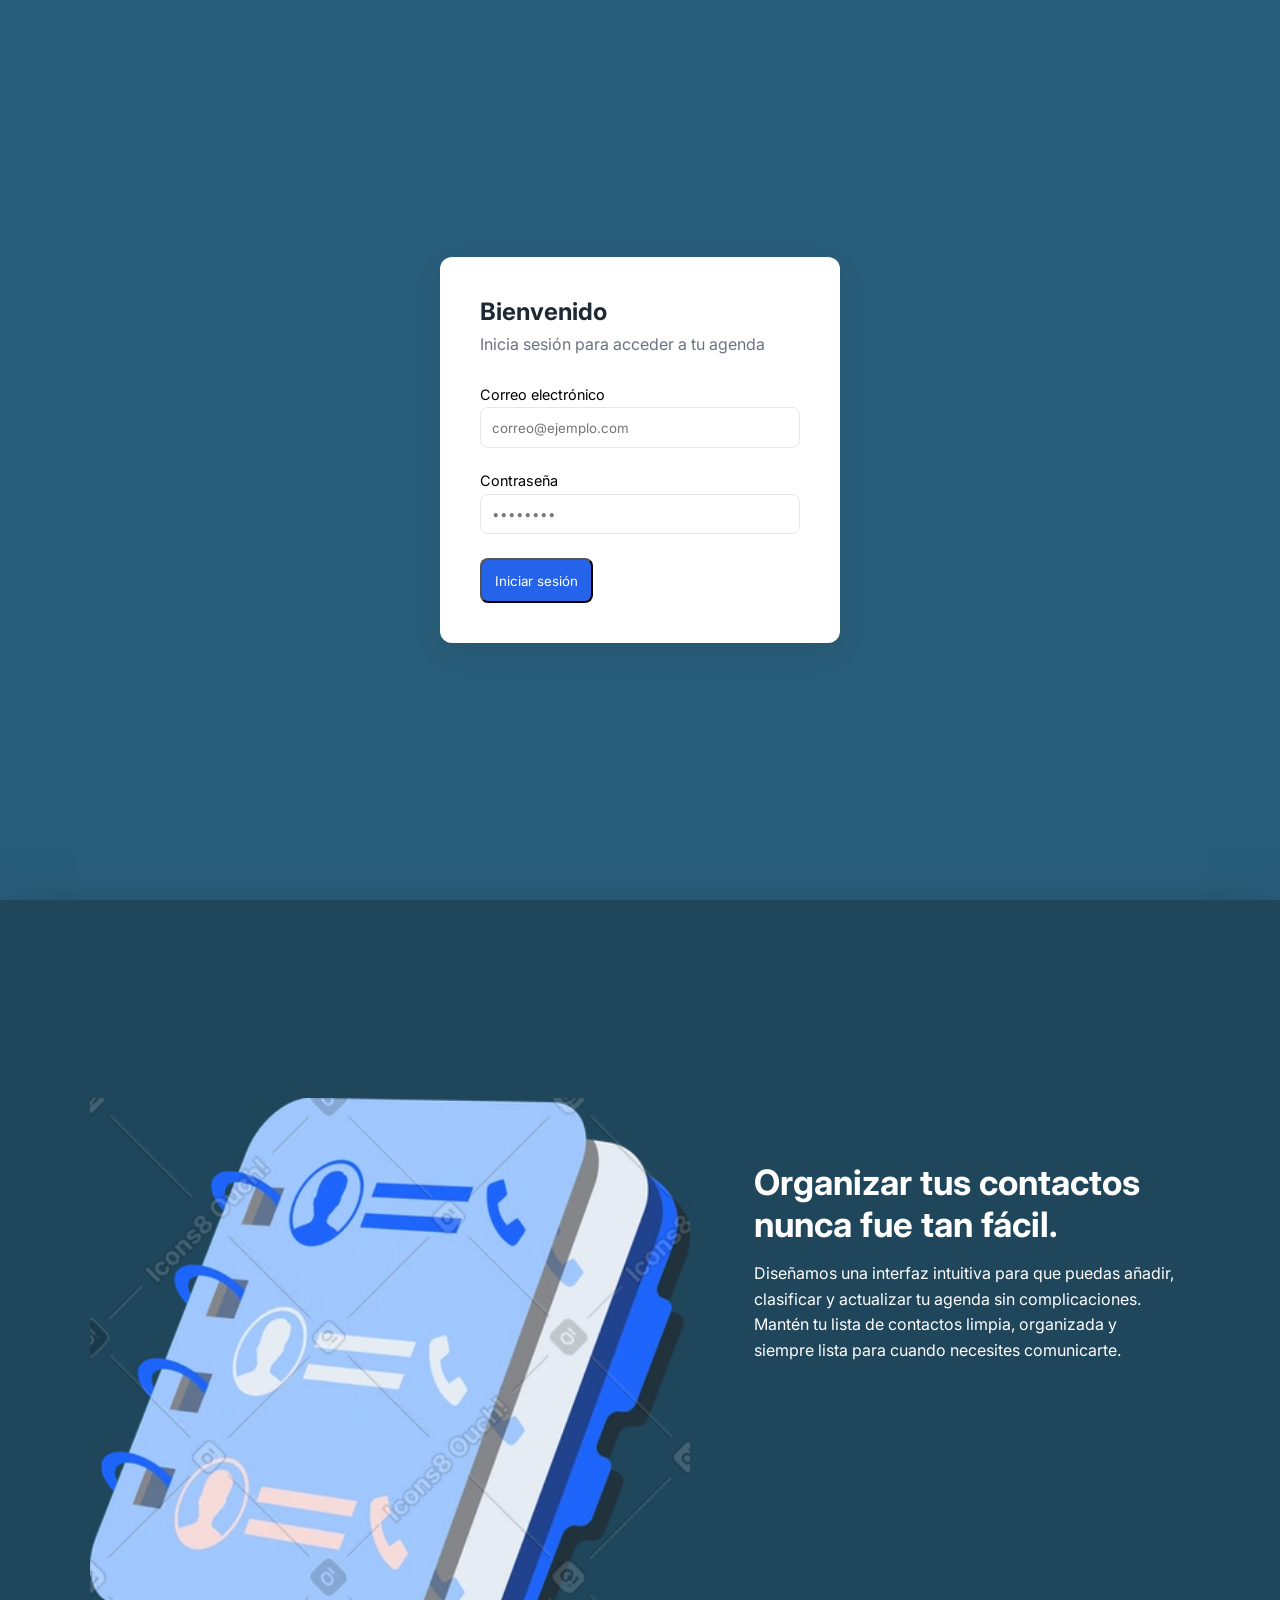
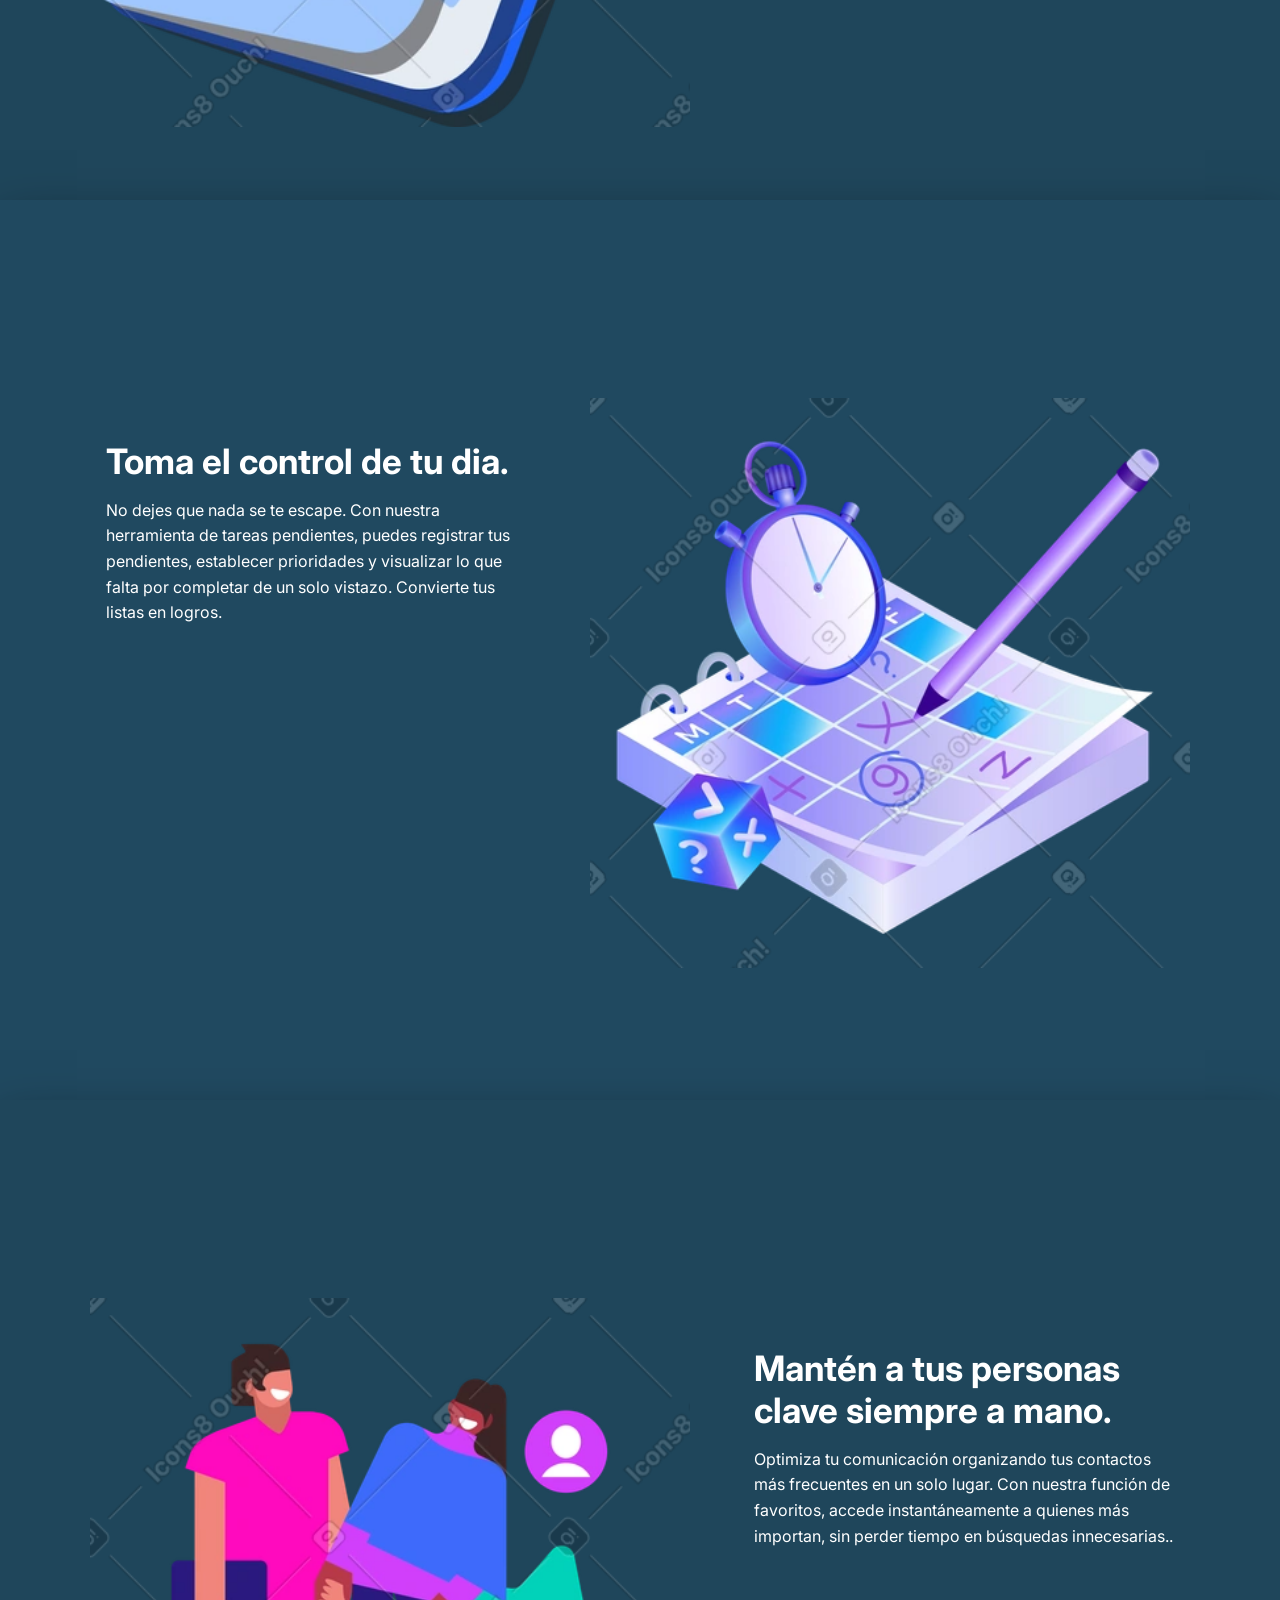
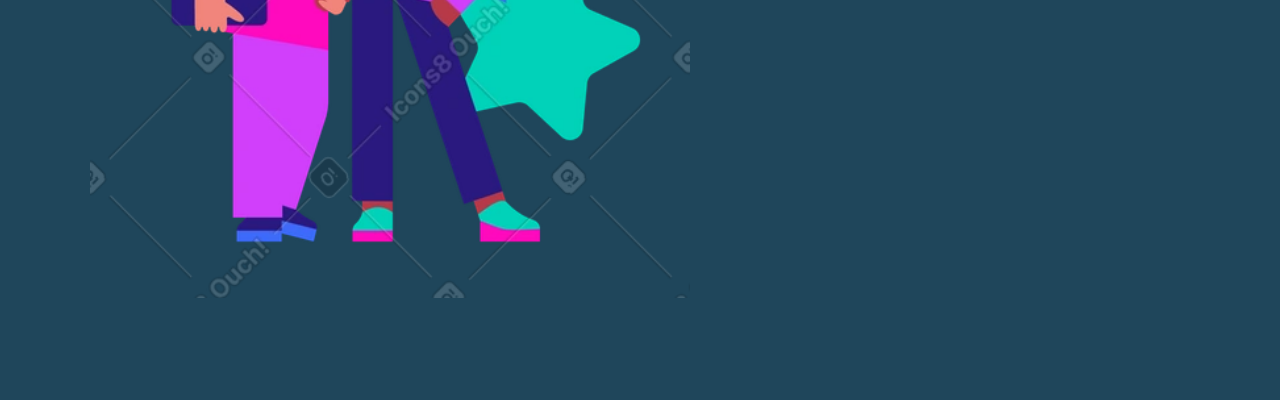
<file: index.html>
<!DOCTYPE html>
<html lang="es">

<head>
    <meta charset="UTF-8">
    <meta name="viewport" content="width=device-width, initial-scale=1.0">
    <title>LOGIN | AGENDA TELEFONICA</title>
    <link rel="stylesheet" href="css/main.css">
    <link rel="stylesheet" href="css/layout.css">
    <link rel="stylesheet" href="css/forms.css">

    <link href="https://fonts.googleapis.com/css2?family=Inter:wght@400;500;600&display=swap" rel="stylesheet">

</head>

<body>
    <main>
        <section class="login-seccion">
            <div class="login-contenedor">
                <div class="login-cuadro">

                    <h1>Bienvenido</h1>
                    <p>Inicia sesión para acceder a tu agenda</p>

                    <form id="form-login">
                        <div class="input-login">
                            <label>Correo electrónico</label>
                            <input type="email" id = "correo" placeholder="correo@ejemplo.com" required>
                        </div>

                        <div class="input-login">
                            <label>Contraseña</label>
                            <input type="password" id="password" placeholder="••••••••" required>
                        </div>

                        <button type="submit" class="btn-principal">
                            Iniciar sesión
                        </button>
                    </form>

                </div>
            </div>
        </section>

        <section class="info-seccion">
            <div class="info-contenido izquierda reveal">
                <img src="image/contactos.png" alt="Contactos">
                <div class="info-texto">
                    <h2>Organizar tus contactos nunca fue tan fácil.</h2>
                    <p>Diseñamos una interfaz intuitiva para que puedas añadir, clasificar y actualizar tu agenda sin
                        complicaciones. Mantén tu lista de contactos limpia, organizada y siempre lista para cuando
                        necesites comunicarte.</p>
                </div>
            </div>
        </section>


        <section class="info-seccion fondo-distinto">
            <div class="info-contenido derecha reveal">
                <img src="image/tareas.png" alt="Tareas">
                <div class="info-texto">
                    <h2>Toma el control de tu dia.</h2>
                    <p>No dejes que nada se te escape. Con nuestra herramienta de tareas pendientes, puedes registrar
                        tus pendientes, establecer prioridades y visualizar lo que falta por completar de un solo
                        vistazo. Convierte tus listas en logros.</p>
                </div>
            </div>
        </section>


        <section class="info-seccion">
            <div class="info-contenido izquierda reveal">
                <img src="image/favoritos.png" alt="Favoritos">
                <div class="info-texto">
                    <h2>Mantén a tus personas clave siempre a mano.</h2>
                    <p>Optimiza tu comunicación organizando tus contactos más frecuentes en un solo lugar. Con nuestra
                        función de favoritos, accede instantáneamente a quienes más importan, sin perder tiempo en
                        búsquedas innecesarias..</p>
                </div>
            </div>
        </section>

    </main>

    <script src="js/storage.js"></script>
    <script src="js/login.js"></script>
</body>

</html>
</file>
<file: css/main.css>
/*Mis variables de colores:*/
:root {
  --color-fondo: #295E7A;
  --color-blanco: #ffffff;
  --color-texto: #1f2933;
  --color-texto-secundario: #6b7280;
  --color-destacado: #2563eb;
  --color-borde: #e5e7eb;
}

* {
  margin: 0;
  padding: 0;
  box-sizing: border-box;
  font-family: 'Inter', sans-serif;
}

/*Mis variables de colores:*/
:root {
  --color-fondo: #295E7A;
  --color-blanco: #ffffff;
  --color-texto: #1f2933;
  --color-texto-secundario: #6b7280;
  --color-destacado: #2563eb;
  --color-borde: #e5e7eb;
}

* {
  margin: 0;
  padding: 0;
  box-sizing: border-box;
  font-family: 'Inter', sans-serif;
  scroll-behavior: smooth;
}

.info-texto h2 {
  color: #ffff;
  font-size: 1.8rem;
  margin-bottom: 1rem;
}

.info-texto p {
  color: #ffff;
  line-height: 1.6;
}
</file>
<file: css/layout.css>
html{
    background-color: var(--color-fondo);
}

.login-seccion {
    min-height: 100vh;
    background: var(--color-fondo);
    display: flex;
    align-items: center;
    justify-content: center;
}

.login-contenedor {
    width: 100%;
    display: flex;
    justify-content: center;
}

.login-cuadro {
    background: var(--color-blanco);
    padding: 2.5rem;
    width: 100%;
    max-width: 400px;
    border-radius: 12px;
    box-shadow: 0 10px 30px rgba(0, 0, 0, 0.08);
}

.login-cuadro {
    transition: transform 0.3s ease, box-shadow 0.3s ease;
}

.login-cuadro:hover {
    transform: translateY(-6px);
    box-shadow: 0 25px 50px rgba(0, 0, 0, 0.2);
}




.info-seccion {
    background-color: #1F465B;
    min-height: 100vh;
    padding: 3rem 2rem;
    box-shadow: 0 25px 50px rgba(0, 0, 0, 0.5);

    /* para animacion scroll*/
    view-timeline-name: --mas;
    animation-name: scroll;
    animation-fill-mode: both;
    animation-timeline: --mas;
    animation-range: entry 10% cover 50%;
}

.fondo-distinto {
    background-color: #204960;
}

.info-contenido {
    max-width: 1100px;
    margin: auto;
    display: flex;
    align-items: center;
    gap: 4rem;
}

.info-contenido img{
    min-width: 600px  ;   
    transform: translateY(150px);
}

.info-contenido.derecha {
    flex-direction: row-reverse;
}

.info-texto {
    max-width: 420px;
    display: flex;
    flex-direction: column;
    justify-content: center;
}

.info-texto h2{
    font-size: 35px;
}

/* amimacion de scroll prueba*/
@keyframes scroll {
    from {
        opacity: 0;
        scale: 10%;
    }

    to {
        opacity: 1;
        scale: 100%;
    }
}

/*-----------Perfil (el modal)-------------*/
.modal {
    position: fixed;
    inset: 0;
    background: rgba(0, 0, 0, 0.45);
    display: none;
    align-items: center;
    justify-content: center;
    z-index: 1000;
}

.modal.activo {
    display: flex;
}

.modal-contenido {
    position: relative;
}

.modal-cerrar {
    position: absolute;
    top: 1rem;
    right: 1rem;
    width: 32px;
    height: 32px;
    border-radius: 50%;
    border: none;
    background: transparent;
    color: #b91c1c;
    font-size: 1.2rem;
    cursor: pointer;
}

.modal-cerrar:hover {
    background: rgba(185, 28, 28, 0.15);
}

.perfil-titulo {
    text-align: center;
    margin-bottom: 2rem;
}

.perfil-info {
    display: flex;
    flex-direction: column;
    gap: 1.2rem;
}

.perfil-item {
    display: flex;
    flex-direction: column;
}

.perfil-etiqueta {
    font-size: 0.85rem;
    color: var(--color-texto-secundario);
}

.perfil-valor {
    font-size: 1rem;
    font-weight: 500;
    color: var(--color-texto);
}

/*responsive prueba*/
@media (max-width: 480px) {
    .login-cuadro {
        padding: 2rem 1.5rem;
    }
}

/* barra superior (contactos) */ 

.barra-superior {
    display: flex;
    justify-content: space-between;
    align-items: center;

    padding: 1rem 2rem;
    background: var(--color-blanco);
    border-bottom: 1px solid rgba(0, 0, 0, 0.06);
}

.barra-superior h1 {
    font-size: 1.25rem;
    font-weight: 600;
    color: var(--color-texto);
}

.acciones-superior {
    display: flex;
    align-items: center;
    gap: 0.5rem;
}

.barra-superior .btn-secundario,
.barra-superior .btn-principal {
    padding: 0.45rem 0.65rem;
    display: flex;
    align-items: center;
    justify-content: center;
}

.barra-superior button i {
    font-size: 1rem;
}

.acciones-superior .activo {
    background: var(--color-destacado);
    color: var(--color-blanco);
}
</file>
<file: css/forms.css>
.login-cuadro h1 {
    margin-bottom: 0.5rem;
    color: var(--color-texto);
}

.login-cuadro p {
    margin-bottom: 2rem;
    color: var(--color-texto-secundario);
}

.input-login {
    margin-bottom: 1.5rem;
}

.input-login label {
    display: block;
    margin-bottom: 0.3rem;
    font-size: 0.9rem;
}

.input-login input {
    width: 100%;
    padding: 0.7rem;
    border-radius: 8px;
    border: 1px solid var(--color-borde);
}

.input-login input:focus {
    outline: none;
    border-color: var(--color-destacado);
}

.btn-principal {
    display: block;
    text-align: center;
    padding: 0.8rem;
    background: var(--color-destacado);
    color: white;
    border-radius: 8px;
    text-decoration: none;
    transition: background 0.2s ease;
}

.btn-principal:hover {
    background: #1543c0;
}

/* modal de perfil*/

.perfil-cuadro {
    background: var(--color-blanco);
    padding: 2.5rem;
    border-radius: 12px;
    max-width: 420px;
    width: 100%;
    box-shadow: 0 20px 40px rgba(0,0,0,0.15);
}
</file>
